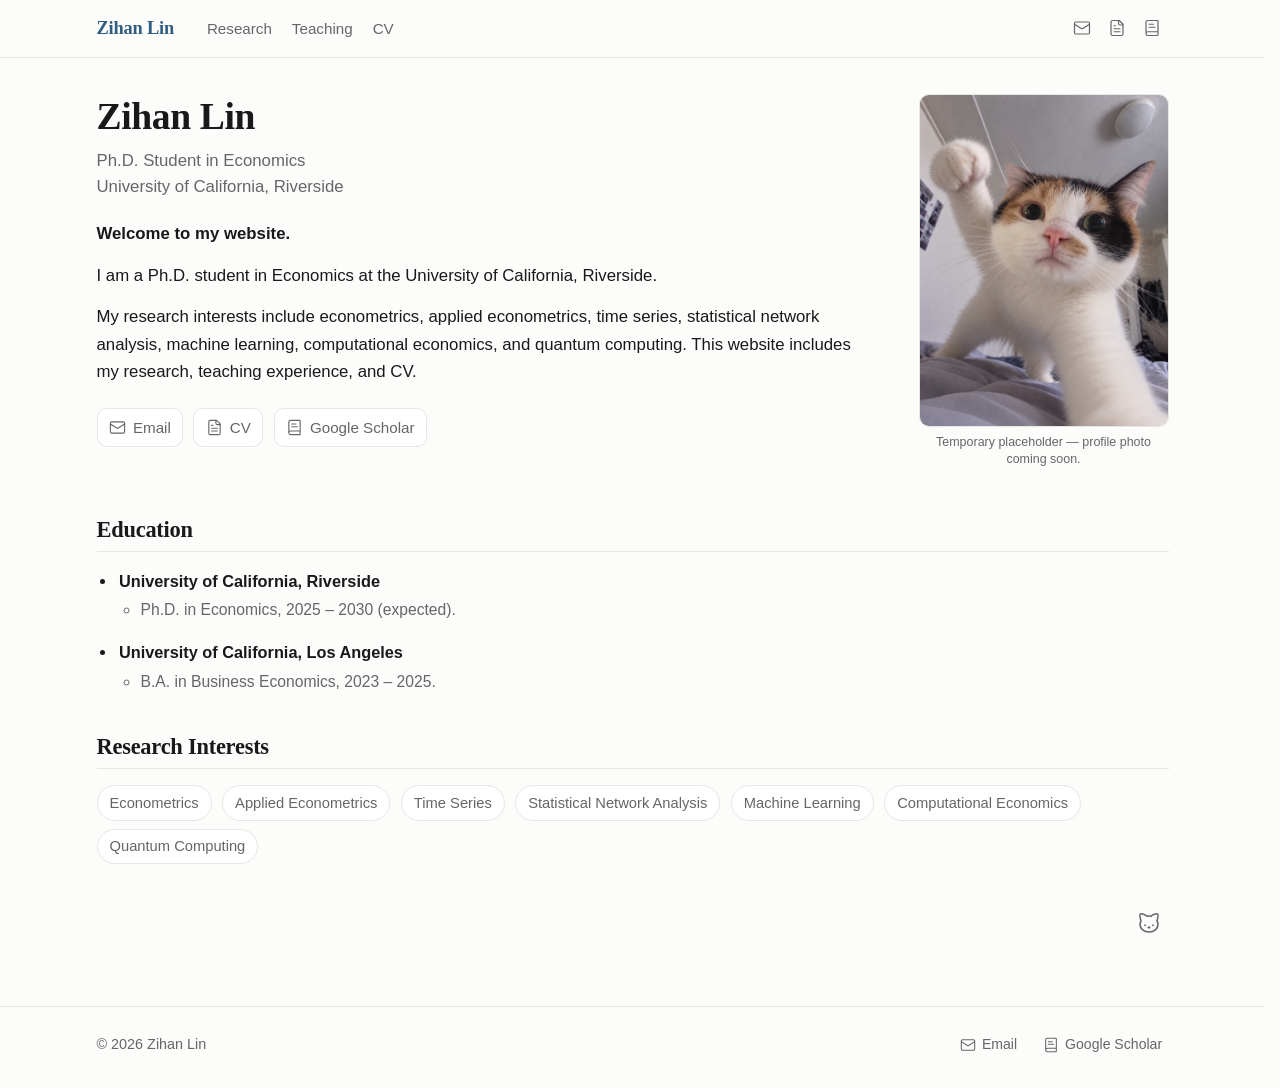
<file: index.html>
<!DOCTYPE html><html lang="en"><head><meta charset="utf-8"><meta name="viewport" content="width=device-width, initial-scale=1"><meta name="generator" content="Astro v7.3.6"><title>Zihan Lin | Economics Ph.D. Student</title><meta name="description" content="Zihan Lin is a Ph.D. student in Economics at the University of California, Riverside. Research interests include econometrics, applied econometrics, time series, statistical network analysis, machine learning, computational economics, and quantum computing."><meta name="author" content="Zihan Lin"><link rel="canonical" href="https://nofateggs.github.io/"><meta property="og:type" content="website"><meta property="og:title" content="Zihan Lin | Economics Ph.D. Student"><meta property="og:description" content="Zihan Lin is a Ph.D. student in Economics at the University of California, Riverside. Research interests include econometrics, applied econometrics, time series, statistical network analysis, machine learning, computational economics, and quantum computing."><meta property="og:url" content="https://nofateggs.github.io/"><meta property="og:site_name" content="Zihan Lin"><meta property="og:locale" content="en_US"><meta name="twitter:card" content="summary"><meta name="twitter:title" content="Zihan Lin | Economics Ph.D. Student"><meta name="twitter:description" content="Zihan Lin is a Ph.D. student in Economics at the University of California, Riverside. Research interests include econometrics, applied econometrics, time series, statistical network analysis, machine learning, computational economics, and quantum computing."><link rel="icon" type="image/svg+xml" href="/favicon.svg"><link rel="icon" href="/favicon.ico"><link rel="stylesheet" href="/_astro/Layout.BebASlsw.css"><style>.academic-links[data-astro-cid-5k6yqd4g]{flex-wrap:wrap;gap:.5rem .65rem;margin:1.35rem 0 0;padding:0;list-style:none;display:flex}.academic-link[data-astro-cid-5k6yqd4g]{color:var(--secondary);border:1px solid var(--border);border-radius:var(--radius-icon);background:var(--surface);transition:color var(--transition), background-color var(--transition), border-color var(--transition), transform var(--transition);align-items:center;gap:.45rem;padding:.4rem .7rem;font-size:.95rem;text-decoration:none;display:inline-flex}.academic-link[data-astro-cid-5k6yqd4g]:hover{color:var(--accent);background:var(--accent-soft);border-color:color-mix(in srgb, var(--accent) 25%, var(--border));transform:translateY(-1px)}.icon[data-astro-cid-5k6yqd4g]{color:inherit;display:inline-flex}.home-page[data-astro-cid-lcdefpme]{flex-direction:column;min-height:calc(100vh - 11.5rem);display:flex}.home-intro[data-astro-cid-lcdefpme]{margin-bottom:.5rem}.intro-layout[data-astro-cid-lcdefpme]{justify-content:space-between;align-items:flex-start;gap:2.5rem 3rem;display:flex}.intro-content[data-astro-cid-lcdefpme]{flex:auto;min-width:0}.intro-text[data-astro-cid-lcdefpme]{margin-bottom:1.25rem}.profile-figure[data-astro-cid-lcdefpme]{flex:none;width:250px;max-width:100%;margin:0}.profile-photo[data-astro-cid-lcdefpme]{border:1px solid var(--border);border-radius:10px;width:100%;height:auto;display:block}.profile-caption[data-astro-cid-lcdefpme]{color:var(--secondary);font-family:var(--font-sans);text-align:center;margin:.45rem 0 0;font-size:.78rem;line-height:1.35}h1[data-astro-cid-lcdefpme]{margin-bottom:.45rem}.affiliation[data-astro-cid-lcdefpme]{color:var(--secondary);margin:0;font-size:1.05rem;line-height:1.55}.bio[data-astro-cid-lcdefpme]{max-width:var(--prose-width);font-size:1.05rem}.bio[data-astro-cid-lcdefpme] p[data-astro-cid-lcdefpme]{margin:0 0 .85rem}.bio[data-astro-cid-lcdefpme] p[data-astro-cid-lcdefpme]:last-child{margin-bottom:0}.welcome[data-astro-cid-lcdefpme]{font-weight:600}.education-list[data-astro-cid-lcdefpme]{flex-direction:column;gap:1.1rem;margin:.35rem 0 0;padding-left:1.25rem;list-style:outside;display:flex}.education-item[data-astro-cid-lcdefpme]{padding-left:.15rem}.institution[data-astro-cid-lcdefpme]{font-size:1.02rem;font-weight:700;line-height:1.4}.degree-list[data-astro-cid-lcdefpme]{margin:.2rem 0 0;padding-left:1.35rem;list-style:circle}.degree[data-astro-cid-lcdefpme]{color:var(--secondary);font-size:.98rem;line-height:1.45}.cats-anchor[data-astro-cid-lcdefpme]{justify-content:flex-end;margin-top:auto;padding-top:2.5rem;display:flex}.cats-link[data-astro-cid-lcdefpme]{width:2.4rem;height:2.4rem;color:var(--secondary);border-radius:var(--radius-icon);transition:color var(--transition), background-color var(--transition);justify-content:center;align-items:center;text-decoration:none;display:inline-flex}.cats-link[data-astro-cid-lcdefpme]:hover{color:var(--accent);background:var(--accent-soft)}@media (width<=720px){.intro-layout[data-astro-cid-lcdefpme]{flex-direction:column;gap:1.5rem}.profile-figure[data-astro-cid-lcdefpme]{order:-1;width:min(220px,70%)}}@media (width<=560px){.education-list[data-astro-cid-lcdefpme]{padding-left:1.15rem}.degree-list[data-astro-cid-lcdefpme]{padding-left:1.2rem}.cats-anchor[data-astro-cid-lcdefpme]{padding-top:2rem}}
</style></head><body><div class="site-shell"><header class="site-header" data-astro-cid-nen7h5rs><div class="header-inner" data-astro-cid-nen7h5rs><a class="brand" href="/" aria-current="page" data-astro-cid-nen7h5rs>Zihan Lin</a><nav class="primary-nav" aria-label="Primary" data-astro-cid-nen7h5rs><ul data-astro-cid-nen7h5rs><li data-astro-cid-nen7h5rs><a href="/research" data-astro-cid-nen7h5rs>Research</a></li><li data-astro-cid-nen7h5rs><a href="/teaching" data-astro-cid-nen7h5rs>Teaching</a></li><li data-astro-cid-nen7h5rs><a href="/cv" data-astro-cid-nen7h5rs>CV</a></li></ul></nav><nav class="icon-nav" aria-label="Academic links" data-astro-cid-nen7h5rs><ul data-astro-cid-nen7h5rs><li data-astro-cid-nen7h5rs><a href="mailto:zlin169@ucr.edu" class="icon-link" aria-label="Email" title="Email" data-astro-cid-nen7h5rs><svg xmlns="http://www.w3.org/2000/svg" width="18" height="18" viewBox="0 0 24 24" fill="none" stroke="currentColor" stroke-width="1.6" stroke-linecap="round" stroke-linejoin="round" aria-hidden="true" data-astro-cid-nen7h5rs><rect width="20" height="16" x="2" y="4" rx="2" data-astro-cid-nen7h5rs></rect><path d="m22 7-8.97 5.7a1.94 1.94 0 0 1-2.06 0L2 7" data-astro-cid-nen7h5rs></path></svg></a></li><li data-astro-cid-nen7h5rs><a href="/files/cv.pdf" class="icon-link" aria-label="CV" title="CV" target="_blank" rel="noopener noreferrer" data-astro-cid-nen7h5rs><svg xmlns="http://www.w3.org/2000/svg" width="18" height="18" viewBox="0 0 24 24" fill="none" stroke="currentColor" stroke-width="1.6" stroke-linecap="round" stroke-linejoin="round" aria-hidden="true" data-astro-cid-nen7h5rs><path d="M15 2H6a2 2 0 0 0-2 2v16a2 2 0 0 0 2 2h12a2 2 0 0 0 2-2V7Z" data-astro-cid-nen7h5rs></path><path d="M14 2v4a2 2 0 0 0 2 2h4" data-astro-cid-nen7h5rs></path><path d="M10 9H8" data-astro-cid-nen7h5rs></path><path d="M16 13H8" data-astro-cid-nen7h5rs></path><path d="M16 17H8" data-astro-cid-nen7h5rs></path></svg></a></li><li data-astro-cid-nen7h5rs><a href="https://scholar.google.com/citations?user=Ic9rxrEAAAAJ&amp;hl=zh-CN" class="icon-link" aria-label="Google Scholar" title="Google Scholar" target="_blank" rel="noopener noreferrer" data-astro-cid-nen7h5rs><svg xmlns="http://www.w3.org/2000/svg" width="18" height="18" viewBox="0 0 24 24" fill="none" stroke="currentColor" stroke-width="1.6" stroke-linecap="round" stroke-linejoin="round" aria-hidden="true" data-astro-cid-nen7h5rs><path d="M4 19.5v-15A2.5 2.5 0 0 1 6.5 2H19a1 1 0 0 1 1 1v18a1 1 0 0 1-1 1H6.5a1 1 0 0 1 0-5H20" data-astro-cid-nen7h5rs></path><path d="M8 7h6" data-astro-cid-nen7h5rs></path><path d="M8 11h8" data-astro-cid-nen7h5rs></path></svg></a></li></ul></nav></div></header><main class="site-main" id="main"><div class="home-page" data-astro-cid-lcdefpme><section class="home-intro" aria-labelledby="home-name" data-astro-cid-lcdefpme><div class="intro-layout" data-astro-cid-lcdefpme><div class="intro-content" data-astro-cid-lcdefpme><div class="intro-text" data-astro-cid-lcdefpme><h1 id="home-name" data-astro-cid-lcdefpme>Zihan Lin</h1><p class="affiliation" data-astro-cid-lcdefpme>Ph.D. Student in Economics<br data-astro-cid-lcdefpme>University of California, Riverside</p></div><div class="bio" data-astro-cid-lcdefpme><p class="welcome" data-astro-cid-lcdefpme>Welcome to my website.</p><p data-astro-cid-lcdefpme>I am a Ph.D. student in Economics at the University of California, Riverside.</p><p data-astro-cid-lcdefpme>My research interests include econometrics, applied econometrics, time series, statistical network analysis, machine learning, computational economics, and quantum computing. This website includes my research, teaching experience, and CV.</p></div><ul class="academic-links" data-astro-cid-5k6yqd4g><li data-astro-cid-5k6yqd4g><a href="mailto:zlin169@ucr.edu" class="academic-link" data-astro-cid-5k6yqd4g><span class="icon" aria-hidden="true" data-astro-cid-5k6yqd4g><svg xmlns="http://www.w3.org/2000/svg" width="17" height="17" viewBox="0 0 24 24" fill="none" stroke="currentColor" stroke-width="1.6" stroke-linecap="round" stroke-linejoin="round" data-astro-cid-5k6yqd4g><rect width="20" height="16" x="2" y="4" rx="2" data-astro-cid-5k6yqd4g></rect><path d="m22 7-8.97 5.7a1.94 1.94 0 0 1-2.06 0L2 7" data-astro-cid-5k6yqd4g></path></svg></span><span data-astro-cid-5k6yqd4g>Email</span></a></li><li data-astro-cid-5k6yqd4g><a href="/files/cv.pdf" class="academic-link" target="_blank" rel="noopener noreferrer" data-astro-cid-5k6yqd4g><span class="icon" aria-hidden="true" data-astro-cid-5k6yqd4g><svg xmlns="http://www.w3.org/2000/svg" width="17" height="17" viewBox="0 0 24 24" fill="none" stroke="currentColor" stroke-width="1.6" stroke-linecap="round" stroke-linejoin="round" data-astro-cid-5k6yqd4g><path d="M15 2H6a2 2 0 0 0-2 2v16a2 2 0 0 0 2 2h12a2 2 0 0 0 2-2V7Z" data-astro-cid-5k6yqd4g></path><path d="M14 2v4a2 2 0 0 0 2 2h4" data-astro-cid-5k6yqd4g></path><path d="M10 9H8" data-astro-cid-5k6yqd4g></path><path d="M16 13H8" data-astro-cid-5k6yqd4g></path><path d="M16 17H8" data-astro-cid-5k6yqd4g></path></svg></span><span data-astro-cid-5k6yqd4g>CV</span></a></li><li data-astro-cid-5k6yqd4g><a href="https://scholar.google.com/citations?user=Ic9rxrEAAAAJ&amp;hl=zh-CN" class="academic-link" target="_blank" rel="noopener noreferrer" data-astro-cid-5k6yqd4g><span class="icon" aria-hidden="true" data-astro-cid-5k6yqd4g><svg xmlns="http://www.w3.org/2000/svg" width="17" height="17" viewBox="0 0 24 24" fill="none" stroke="currentColor" stroke-width="1.6" stroke-linecap="round" stroke-linejoin="round" data-astro-cid-5k6yqd4g><path d="M4 19.5v-15A2.5 2.5 0 0 1 6.5 2H19a1 1 0 0 1 1 1v18a1 1 0 0 1-1 1H6.5a1 1 0 0 1 0-5H20" data-astro-cid-5k6yqd4g></path><path d="M8 7h6" data-astro-cid-5k6yqd4g></path><path d="M8 11h8" data-astro-cid-5k6yqd4g></path></svg></span><span data-astro-cid-5k6yqd4g>Google Scholar</span></a></li></ul></div><figure class="profile-figure" data-astro-cid-lcdefpme><img class="profile-photo" src="/images/profile.jpg" alt="Portrait of Zihan Lin" width="250" decoding="async" data-astro-cid-lcdefpme><figcaption class="profile-caption" data-astro-cid-lcdefpme>Temporary placeholder — profile photo coming soon.</figcaption></figure></div></section><section class="education" aria-labelledby="education-heading" data-astro-cid-lcdefpme><h2 id="education-heading" data-astro-cid-lcdefpme>Education</h2><ul class="education-list" data-astro-cid-lcdefpme><li class="education-item" data-astro-cid-lcdefpme><span class="institution" data-astro-cid-lcdefpme>University of California, Riverside</span><ul class="degree-list" data-astro-cid-lcdefpme><li class="degree" data-astro-cid-lcdefpme>Ph.D. in Economics, 2025 – 2030 (expected).</li></ul></li><li class="education-item" data-astro-cid-lcdefpme><span class="institution" data-astro-cid-lcdefpme>University of California, Los Angeles</span><ul class="degree-list" data-astro-cid-lcdefpme><li class="degree" data-astro-cid-lcdefpme>B.A. in Business Economics, 2023 – 2025.</li></ul></li></ul></section><section aria-labelledby="interests-heading" data-astro-cid-lcdefpme><h2 id="interests-heading" data-astro-cid-lcdefpme>Research Interests</h2><ul class="interest-list" data-astro-cid-lcdefpme><li data-astro-cid-lcdefpme>Econometrics</li><li data-astro-cid-lcdefpme>Applied Econometrics</li><li data-astro-cid-lcdefpme>Time Series</li><li data-astro-cid-lcdefpme>Statistical Network Analysis</li><li data-astro-cid-lcdefpme>Machine Learning</li><li data-astro-cid-lcdefpme>Computational Economics</li><li data-astro-cid-lcdefpme>Quantum Computing</li></ul></section><div class="cats-anchor" data-astro-cid-lcdefpme><a href="/cats" class="cats-link" aria-label="Cats" title="Cats" data-astro-cid-lcdefpme><svg xmlns="http://www.w3.org/2000/svg" width="24" height="24" viewBox="0 0 24 24" fill="none" stroke="currentColor" stroke-width="1.6" stroke-linecap="round" stroke-linejoin="round" aria-hidden="true" data-astro-cid-lcdefpme><path d="M12 5c.67 0 1.35.09 2 .26 1.78-2 5.03-2.84 6.42-2.26 1.4.58-.42 7-.42 7 .57 1.07 1 2.24 1 3.44C21 17.9 16.97 21 12 21s-9-3.1-9-7.56c0-1.25.5-2.4 1-3.44 0 0-1.89-6.42-.5-7 1.39-.58 4.72.23 6.5 2.23A9.04 9.04 0 0 1 12 5Z" data-astro-cid-lcdefpme></path><path d="M8 14v.5" data-astro-cid-lcdefpme></path><path d="M16 14v.5" data-astro-cid-lcdefpme></path><path d="M11.25 16.25h1.5L12 17l-.75-.75Z" data-astro-cid-lcdefpme></path></svg></a></div></div></main><footer class="site-footer" data-astro-cid-jo6i4kqk><div class="footer-inner" data-astro-cid-jo6i4kqk><p class="copyright" data-astro-cid-jo6i4kqk>© 2026 Zihan Lin</p><nav class="footer-links" aria-label="Footer links" data-astro-cid-jo6i4kqk><a href="mailto:zlin169@ucr.edu" aria-label="Email" data-astro-cid-jo6i4kqk><svg xmlns="http://www.w3.org/2000/svg" width="16" height="16" viewBox="0 0 24 24" fill="none" stroke="currentColor" stroke-width="1.6" stroke-linecap="round" stroke-linejoin="round" aria-hidden="true" data-astro-cid-jo6i4kqk><rect width="20" height="16" x="2" y="4" rx="2" data-astro-cid-jo6i4kqk></rect><path d="m22 7-8.97 5.7a1.94 1.94 0 0 1-2.06 0L2 7" data-astro-cid-jo6i4kqk></path></svg><span data-astro-cid-jo6i4kqk>Email</span></a><a href="https://scholar.google.com/citations?user=Ic9rxrEAAAAJ&amp;hl=zh-CN" target="_blank" rel="noopener noreferrer" aria-label="Google Scholar" data-astro-cid-jo6i4kqk><svg xmlns="http://www.w3.org/2000/svg" width="16" height="16" viewBox="0 0 24 24" fill="none" stroke="currentColor" stroke-width="1.6" stroke-linecap="round" stroke-linejoin="round" aria-hidden="true" data-astro-cid-jo6i4kqk><path d="M4 19.5v-15A2.5 2.5 0 0 1 6.5 2H19a1 1 0 0 1 1 1v18a1 1 0 0 1-1 1H6.5a1 1 0 0 1 0-5H20" data-astro-cid-jo6i4kqk></path><path d="M8 7h6" data-astro-cid-jo6i4kqk></path><path d="M8 11h8" data-astro-cid-jo6i4kqk></path></svg><span data-astro-cid-jo6i4kqk>Google Scholar</span></a></nav></div></footer></div></body></html>
</file>
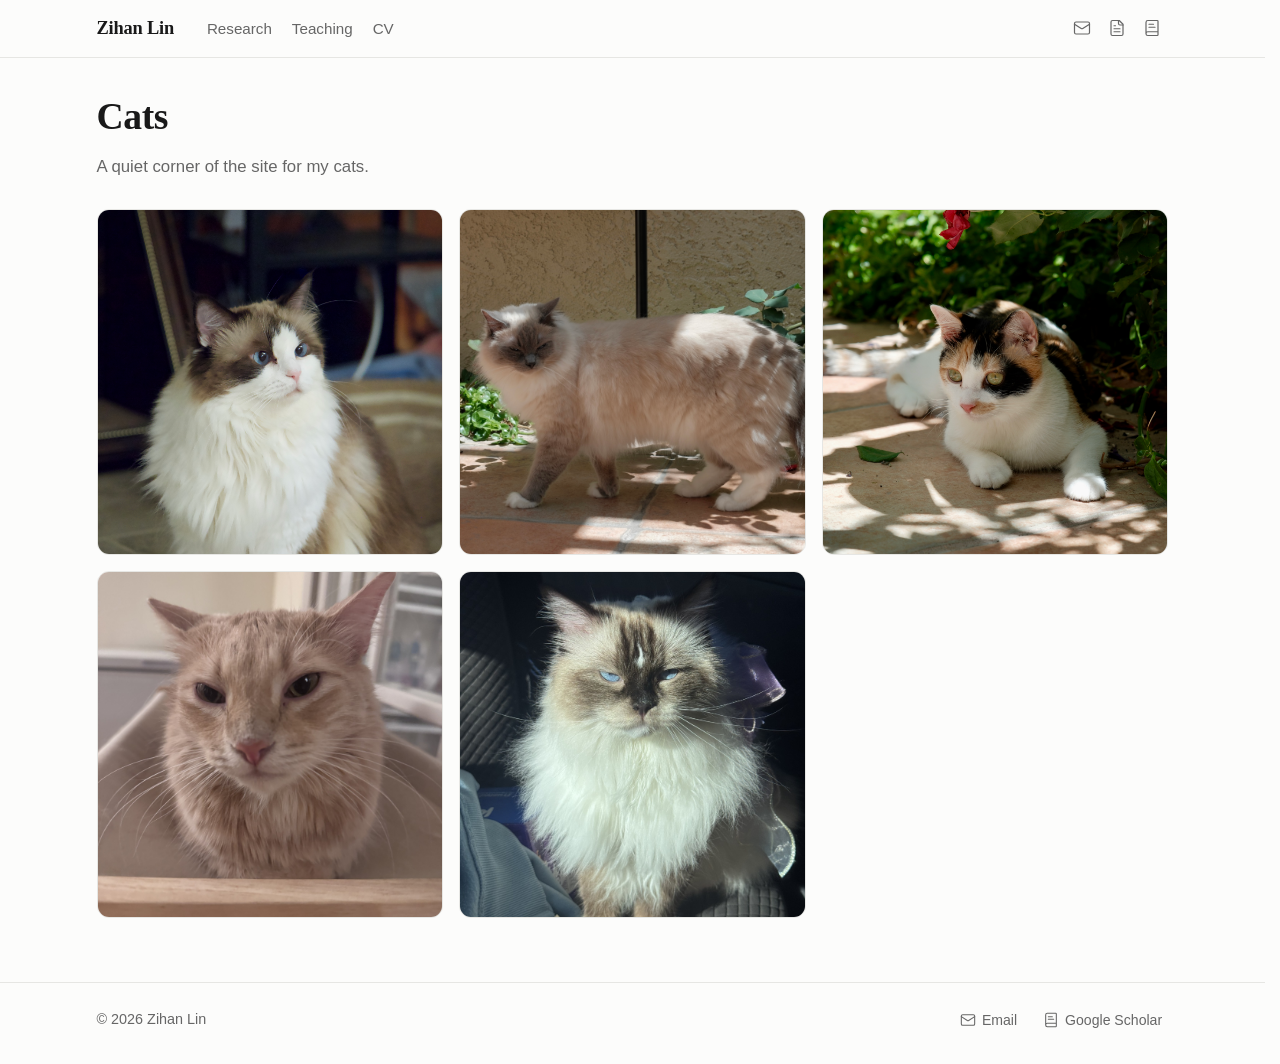
<file: cats/index.html>
<!DOCTYPE html><html lang="en"><head><meta charset="utf-8"><meta name="viewport" content="width=device-width, initial-scale=1"><meta name="generator" content="Astro v7.3.6"><title>Cats | Zihan Lin</title><meta name="description" content="Photos of Zihan Lin's cats."><meta name="author" content="Zihan Lin"><link rel="canonical" href="https://nofateggs.github.io/cats/"><meta property="og:type" content="website"><meta property="og:title" content="Cats | Zihan Lin"><meta property="og:description" content="Photos of Zihan Lin's cats."><meta property="og:url" content="https://nofateggs.github.io/cats/"><meta property="og:site_name" content="Zihan Lin"><meta property="og:locale" content="en_US"><meta name="twitter:card" content="summary"><meta name="twitter:title" content="Cats | Zihan Lin"><meta name="twitter:description" content="Photos of Zihan Lin's cats."><link rel="icon" type="image/svg+xml" href="/favicon.svg"><link rel="icon" href="/favicon.ico"><link rel="stylesheet" href="/_astro/Layout.BebASlsw.css"><style>.gallery[data-astro-cid-mbtcwzd6]{grid-template-columns:repeat(3,minmax(0,1fr));gap:1rem;margin-top:1.75rem;display:grid}.gallery-item[data-astro-cid-mbtcwzd6]{margin:0}.photo-trigger[data-astro-cid-mbtcwzd6]{border:1px solid var(--border);background:var(--surface);cursor:zoom-in;aspect-ratio:1;width:100%;transition:opacity var(--transition), transform var(--transition), border-color var(--transition);border-radius:12px;padding:0;display:block;overflow:hidden}.photo-trigger[data-astro-cid-mbtcwzd6]:hover{opacity:.92;border-color:color-mix(in srgb, var(--accent) 20%, var(--border));transform:scale(1.015)}.photo-trigger[data-astro-cid-mbtcwzd6]:focus-visible{outline:2px solid var(--focus);outline-offset:3px}.photo-trigger[data-astro-cid-mbtcwzd6] img[data-astro-cid-mbtcwzd6]{object-fit:cover;width:100%;height:100%;display:block}figcaption[data-astro-cid-mbtcwzd6]{color:var(--secondary);margin-top:.45rem;font-size:.88rem;line-height:1.4}.photo-name[data-astro-cid-mbtcwzd6]{color:var(--text);font-weight:500}.lightbox[data-astro-cid-mbtcwzd6][hidden]{display:none}.lightbox[data-astro-cid-mbtcwzd6]{z-index:80;place-items:center;padding:1.25rem;display:grid;position:fixed;inset:0}.lightbox-backdrop[data-astro-cid-mbtcwzd6]{cursor:pointer;background:#191919b8;border:0;padding:0;position:absolute;inset:0}.lightbox-panel[data-astro-cid-mbtcwzd6]{z-index:1;flex-direction:column;align-items:center;gap:.65rem;max-width:min(960px,100%);max-height:min(88vh,100%);display:flex;position:relative}.lightbox-image[data-astro-cid-mbtcwzd6]{object-fit:contain;background:var(--surface);border-radius:12px;width:auto;max-width:100%;height:auto;max-height:calc(88vh - 2.5rem)}.lightbox-caption[data-astro-cid-mbtcwzd6]{color:#f2f2f0;text-align:center;margin:0;font-size:.92rem}.lightbox-close[data-astro-cid-mbtcwzd6]{z-index:2;border-radius:var(--radius-icon);color:#f7f7f5;cursor:pointer;width:2.1rem;height:2.1rem;transition:background-color var(--transition), transform var(--transition);background:#1919198c;border:1px solid #ffffff40;justify-content:center;align-items:center;display:inline-flex;position:absolute;top:-.35rem;right:-.35rem}.lightbox-close[data-astro-cid-mbtcwzd6]:hover{background:#191919bf;transform:translateY(-1px)}.lightbox-close[data-astro-cid-mbtcwzd6]:focus-visible{outline-offset:2px;outline:2px solid #fff}@media (width<=900px){.gallery[data-astro-cid-mbtcwzd6]{grid-template-columns:repeat(2,minmax(0,1fr))}}@media (width<=480px){.gallery[data-astro-cid-mbtcwzd6]{grid-template-columns:1fr;gap:.85rem}}
</style></head><body><div class="site-shell"><header class="site-header" data-astro-cid-nen7h5rs><div class="header-inner" data-astro-cid-nen7h5rs><a class="brand" href="/" data-astro-cid-nen7h5rs>Zihan Lin</a><nav class="primary-nav" aria-label="Primary" data-astro-cid-nen7h5rs><ul data-astro-cid-nen7h5rs><li data-astro-cid-nen7h5rs><a href="/research" data-astro-cid-nen7h5rs>Research</a></li><li data-astro-cid-nen7h5rs><a href="/teaching" data-astro-cid-nen7h5rs>Teaching</a></li><li data-astro-cid-nen7h5rs><a href="/cv" data-astro-cid-nen7h5rs>CV</a></li></ul></nav><nav class="icon-nav" aria-label="Academic links" data-astro-cid-nen7h5rs><ul data-astro-cid-nen7h5rs><li data-astro-cid-nen7h5rs><a href="mailto:zlin169@ucr.edu" class="icon-link" aria-label="Email" title="Email" data-astro-cid-nen7h5rs><svg xmlns="http://www.w3.org/2000/svg" width="18" height="18" viewBox="0 0 24 24" fill="none" stroke="currentColor" stroke-width="1.6" stroke-linecap="round" stroke-linejoin="round" aria-hidden="true" data-astro-cid-nen7h5rs><rect width="20" height="16" x="2" y="4" rx="2" data-astro-cid-nen7h5rs></rect><path d="m22 7-8.97 5.7a1.94 1.94 0 0 1-2.06 0L2 7" data-astro-cid-nen7h5rs></path></svg></a></li><li data-astro-cid-nen7h5rs><a href="/files/cv.pdf" class="icon-link" aria-label="CV" title="CV" target="_blank" rel="noopener noreferrer" data-astro-cid-nen7h5rs><svg xmlns="http://www.w3.org/2000/svg" width="18" height="18" viewBox="0 0 24 24" fill="none" stroke="currentColor" stroke-width="1.6" stroke-linecap="round" stroke-linejoin="round" aria-hidden="true" data-astro-cid-nen7h5rs><path d="M15 2H6a2 2 0 0 0-2 2v16a2 2 0 0 0 2 2h12a2 2 0 0 0 2-2V7Z" data-astro-cid-nen7h5rs></path><path d="M14 2v4a2 2 0 0 0 2 2h4" data-astro-cid-nen7h5rs></path><path d="M10 9H8" data-astro-cid-nen7h5rs></path><path d="M16 13H8" data-astro-cid-nen7h5rs></path><path d="M16 17H8" data-astro-cid-nen7h5rs></path></svg></a></li><li data-astro-cid-nen7h5rs><a href="https://scholar.google.com/citations?user=Ic9rxrEAAAAJ&amp;hl=zh-CN" class="icon-link" aria-label="Google Scholar" title="Google Scholar" target="_blank" rel="noopener noreferrer" data-astro-cid-nen7h5rs><svg xmlns="http://www.w3.org/2000/svg" width="18" height="18" viewBox="0 0 24 24" fill="none" stroke="currentColor" stroke-width="1.6" stroke-linecap="round" stroke-linejoin="round" aria-hidden="true" data-astro-cid-nen7h5rs><path d="M4 19.5v-15A2.5 2.5 0 0 1 6.5 2H19a1 1 0 0 1 1 1v18a1 1 0 0 1-1 1H6.5a1 1 0 0 1 0-5H20" data-astro-cid-nen7h5rs></path><path d="M8 7h6" data-astro-cid-nen7h5rs></path><path d="M8 11h8" data-astro-cid-nen7h5rs></path></svg></a></li></ul></nav></div></header><main class="site-main" id="main"><header class="page-intro" data-astro-cid-mbtcwzd6><h1 data-astro-cid-mbtcwzd6>Cats</h1><p class="lede" data-astro-cid-mbtcwzd6>A quiet corner of the site for my cats.</p></header><section class="gallery" aria-label="Cat photos" data-astro-cid-mbtcwzd6><figure class="gallery-item" data-astro-cid-mbtcwzd6><button type="button" class="photo-trigger" data-lightbox-src="/images/cats/DSCF7585.JPEG" data-lightbox-alt="Cat" data-lightbox-caption aria-label="View larger: Cat" data-astro-cid-mbtcwzd6><img src="/images/cats/DSCF7585.JPEG" alt="Cat" loading="eager" decoding="async" data-astro-cid-mbtcwzd6></button></figure><figure class="gallery-item" data-astro-cid-mbtcwzd6><button type="button" class="photo-trigger" data-lightbox-src="/images/cats/DSCF9870.jpg" data-lightbox-alt="Cat" data-lightbox-caption aria-label="View larger: Cat" data-astro-cid-mbtcwzd6><img src="/images/cats/DSCF9870.jpg" alt="Cat" loading="eager" decoding="async" data-astro-cid-mbtcwzd6></button></figure><figure class="gallery-item" data-astro-cid-mbtcwzd6><button type="button" class="photo-trigger" data-lightbox-src="/images/cats/DSCF9951.jpg" data-lightbox-alt="Cat" data-lightbox-caption aria-label="View larger: Cat" data-astro-cid-mbtcwzd6><img src="/images/cats/DSCF9951.jpg" alt="Cat" loading="eager" decoding="async" data-astro-cid-mbtcwzd6></button></figure><figure class="gallery-item" data-astro-cid-mbtcwzd6><button type="button" class="photo-trigger" data-lightbox-src="/images/cats/IMG_1801.jpg" data-lightbox-alt="Cat" data-lightbox-caption aria-label="View larger: Cat" data-astro-cid-mbtcwzd6><img src="/images/cats/IMG_1801.jpg" alt="Cat" loading="lazy" decoding="async" data-astro-cid-mbtcwzd6></button></figure><figure class="gallery-item" data-astro-cid-mbtcwzd6><button type="button" class="photo-trigger" data-lightbox-src="/images/cats/IMG_9660.jpg" data-lightbox-alt="Cat" data-lightbox-caption aria-label="View larger: Cat" data-astro-cid-mbtcwzd6><img src="/images/cats/IMG_9660.jpg" alt="Cat" loading="lazy" decoding="async" data-astro-cid-mbtcwzd6></button></figure></section><div class="lightbox" id="lightbox" hidden role="dialog" aria-modal="true" aria-label="Enlarged photo" data-astro-cid-mbtcwzd6><button type="button" class="lightbox-backdrop" aria-label="Close photo" data-astro-cid-mbtcwzd6></button><div class="lightbox-panel" data-astro-cid-mbtcwzd6><button type="button" class="lightbox-close" aria-label="Close" data-astro-cid-mbtcwzd6><svg xmlns="http://www.w3.org/2000/svg" width="18" height="18" viewBox="0 0 24 24" fill="none" stroke="currentColor" stroke-width="1.6" stroke-linecap="round" stroke-linejoin="round" aria-hidden="true" data-astro-cid-mbtcwzd6><path d="M18 6 6 18" data-astro-cid-mbtcwzd6></path><path d="m6 6 12 12" data-astro-cid-mbtcwzd6></path></svg></button><img class="lightbox-image" alt="" data-astro-cid-mbtcwzd6><p class="lightbox-caption" hidden data-astro-cid-mbtcwzd6></p></div></div></main><footer class="site-footer" data-astro-cid-jo6i4kqk><div class="footer-inner" data-astro-cid-jo6i4kqk><p class="copyright" data-astro-cid-jo6i4kqk>© 2026 Zihan Lin</p><nav class="footer-links" aria-label="Footer links" data-astro-cid-jo6i4kqk><a href="mailto:zlin169@ucr.edu" aria-label="Email" data-astro-cid-jo6i4kqk><svg xmlns="http://www.w3.org/2000/svg" width="16" height="16" viewBox="0 0 24 24" fill="none" stroke="currentColor" stroke-width="1.6" stroke-linecap="round" stroke-linejoin="round" aria-hidden="true" data-astro-cid-jo6i4kqk><rect width="20" height="16" x="2" y="4" rx="2" data-astro-cid-jo6i4kqk></rect><path d="m22 7-8.97 5.7a1.94 1.94 0 0 1-2.06 0L2 7" data-astro-cid-jo6i4kqk></path></svg><span data-astro-cid-jo6i4kqk>Email</span></a><a href="https://scholar.google.com/citations?user=Ic9rxrEAAAAJ&amp;hl=zh-CN" target="_blank" rel="noopener noreferrer" aria-label="Google Scholar" data-astro-cid-jo6i4kqk><svg xmlns="http://www.w3.org/2000/svg" width="16" height="16" viewBox="0 0 24 24" fill="none" stroke="currentColor" stroke-width="1.6" stroke-linecap="round" stroke-linejoin="round" aria-hidden="true" data-astro-cid-jo6i4kqk><path d="M4 19.5v-15A2.5 2.5 0 0 1 6.5 2H19a1 1 0 0 1 1 1v18a1 1 0 0 1-1 1H6.5a1 1 0 0 1 0-5H20" data-astro-cid-jo6i4kqk></path><path d="M8 7h6" data-astro-cid-jo6i4kqk></path><path d="M8 11h8" data-astro-cid-jo6i4kqk></path></svg><span data-astro-cid-jo6i4kqk>Google Scholar</span></a></nav></div></footer></div></body></html><script type="module">var e=document.getElementById(`lightbox`),t=e?.querySelector(`.lightbox-image`),n=e?.querySelector(`.lightbox-caption`),r=e?.querySelectorAll(`.lightbox-close, .lightbox-backdrop`),i=null;function a(r,a,o){e&&t&&n&&(i=document.activeElement,t.src=r,t.alt=a,o?(n.textContent=o,n.hidden=!1):(n.textContent=``,n.hidden=!0),e.hidden=!1,document.body.style.overflow=`hidden`,e.querySelector(`.lightbox-close`)?.focus())}function o(){e&&t&&!e.hidden&&(e.hidden=!0,t.removeAttribute(`src`),t.alt=``,document.body.style.overflow=``,i?.focus())}document.querySelectorAll(`.photo-trigger`).forEach(e=>{e.addEventListener(`click`,()=>{a(e.dataset.lightboxSrc??``,e.dataset.lightboxAlt??``,e.dataset.lightboxCaption??``)})}),r?.forEach(e=>{e.addEventListener(`click`,o)}),document.addEventListener(`keydown`,e=>{e.key===`Escape`&&o()});</script>
</file>
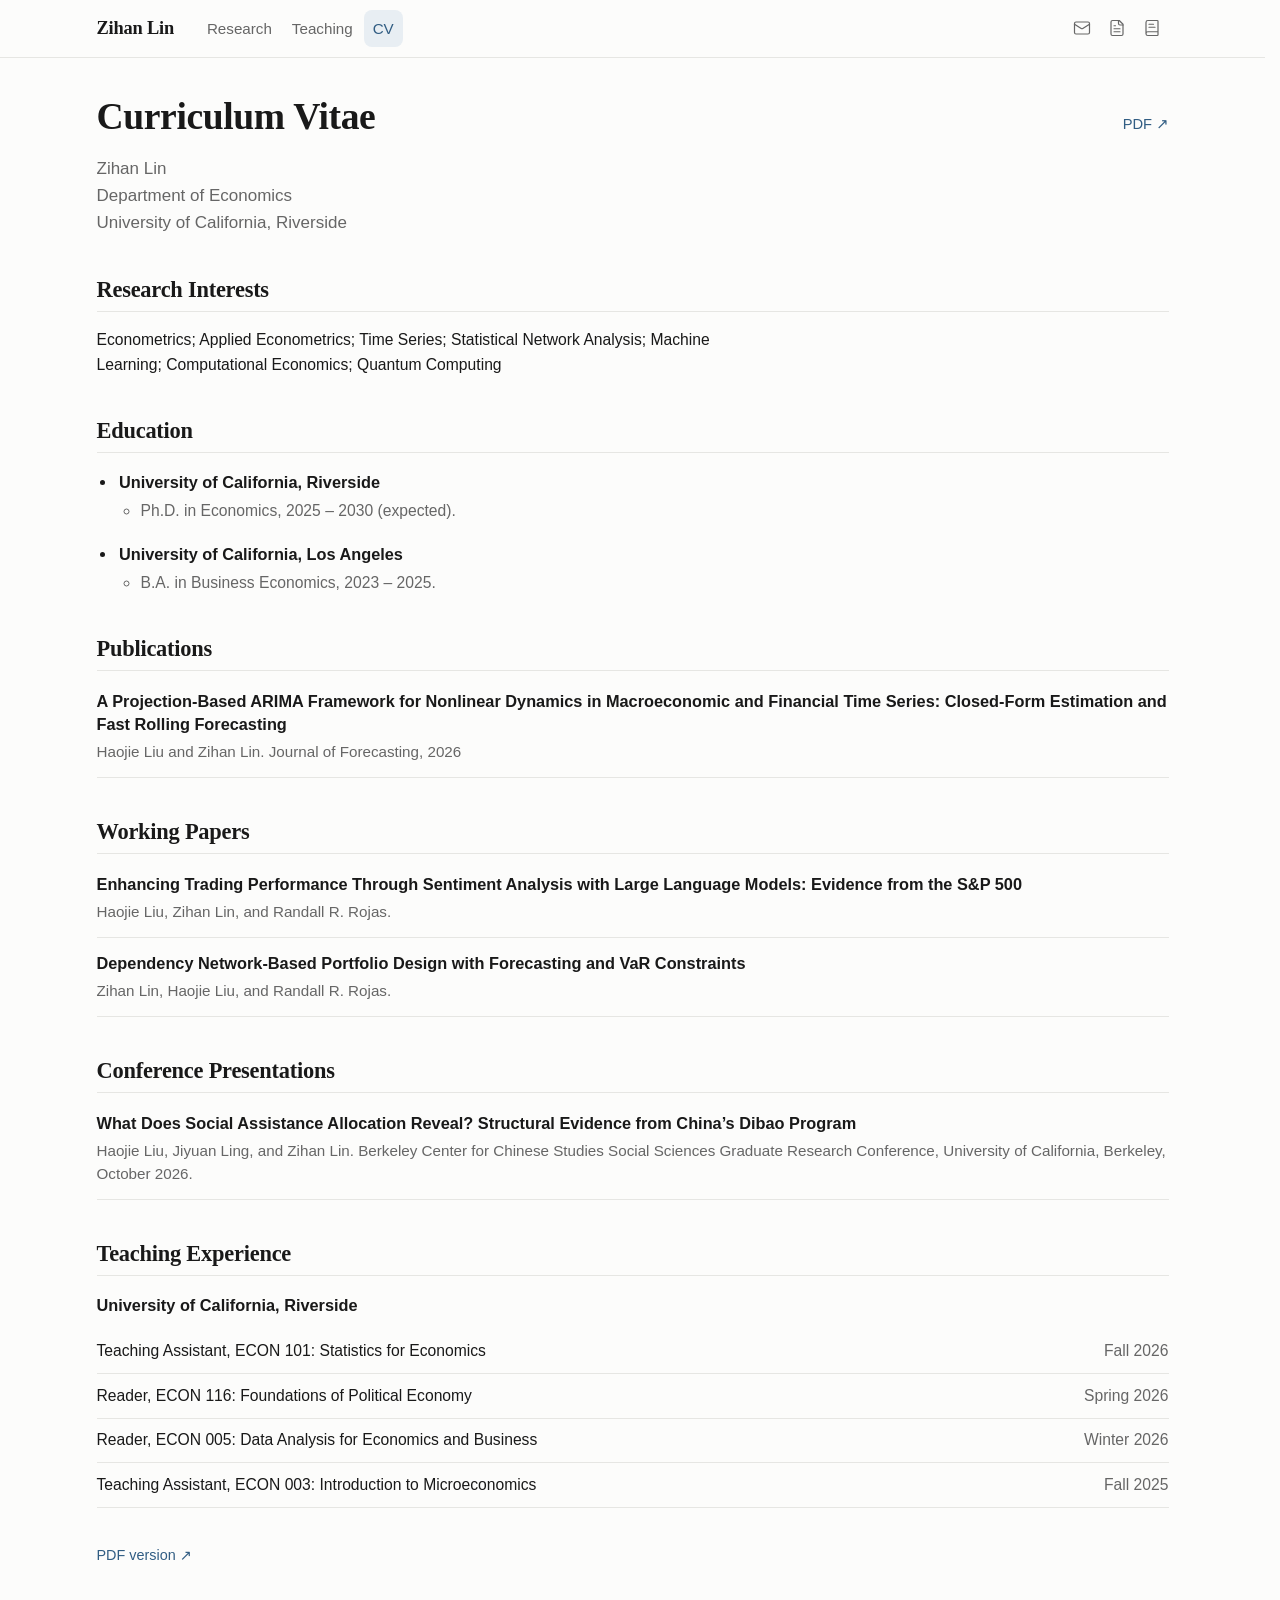
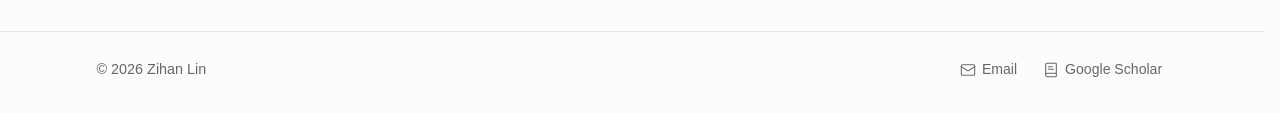
<file: cv/index.html>
<!DOCTYPE html><html lang="en"><head><meta charset="utf-8"><meta name="viewport" content="width=device-width, initial-scale=1"><meta name="generator" content="Astro v7.3.6"><title>Curriculum Vitae | Zihan Lin</title><meta name="description" content="Curriculum vitae of Zihan Lin, Ph.D. Student in Economics at University of California, Riverside."><meta name="author" content="Zihan Lin"><link rel="canonical" href="https://nofateggs.github.io/cv/"><meta property="og:type" content="website"><meta property="og:title" content="Curriculum Vitae | Zihan Lin"><meta property="og:description" content="Curriculum vitae of Zihan Lin, Ph.D. Student in Economics at University of California, Riverside."><meta property="og:url" content="https://nofateggs.github.io/cv/"><meta property="og:site_name" content="Zihan Lin"><meta property="og:locale" content="en_US"><meta name="twitter:card" content="summary"><meta name="twitter:title" content="Curriculum Vitae | Zihan Lin"><meta name="twitter:description" content="Curriculum vitae of Zihan Lin, Ph.D. Student in Economics at University of California, Riverside."><link rel="icon" type="image/svg+xml" href="/favicon.svg"><link rel="icon" href="/favicon.ico"><link rel="stylesheet" href="/_astro/Layout.BebASlsw.css"><style>.title-row[data-astro-cid-uue4a3aj]{flex-wrap:wrap;justify-content:space-between;align-items:baseline;gap:1rem;display:flex}.title-row[data-astro-cid-uue4a3aj] h1[data-astro-cid-uue4a3aj]{margin-bottom:0}.pdf-link[data-astro-cid-uue4a3aj]{white-space:nowrap;font-size:.92rem;font-weight:500;text-decoration:none}.pdf-link[data-astro-cid-uue4a3aj]:hover{text-decoration:underline}.affiliation[data-astro-cid-uue4a3aj]{color:var(--secondary);margin:.85rem 0 0;line-height:1.6}.interests-line[data-astro-cid-uue4a3aj]{max-width:42rem;color:var(--text);margin:.35rem 0 0;font-size:.98rem;line-height:1.55}.education-list[data-astro-cid-uue4a3aj]{flex-direction:column;gap:1.1rem;margin:.35rem 0 0;padding-left:1.25rem;list-style:outside;display:flex}.education-item[data-astro-cid-uue4a3aj]{padding-left:.15rem}.institution[data-astro-cid-uue4a3aj]{font-size:1.02rem;font-weight:700;line-height:1.4}.degree-list[data-astro-cid-uue4a3aj]{margin:.2rem 0 0;padding-left:1.35rem;list-style:circle}.degree[data-astro-cid-uue4a3aj]{color:var(--secondary);font-size:.98rem;line-height:1.45}.paper-list[data-astro-cid-uue4a3aj],.teaching-list[data-astro-cid-uue4a3aj]{margin:.35rem 0 0;padding:0;list-style:none}.paper-item[data-astro-cid-uue4a3aj]{border-bottom:1px solid var(--border);padding:.85rem 0}.paper-item[data-astro-cid-uue4a3aj]:first-child{padding-top:.2rem}.paper-title[data-astro-cid-uue4a3aj]{margin:0 0 .3rem;font-size:1.02rem;font-weight:600;line-height:1.4}.paper-meta[data-astro-cid-uue4a3aj]{color:var(--secondary);margin:0;font-size:.95rem;line-height:1.5}.teaching-institution[data-astro-cid-uue4a3aj]{margin:.35rem 0 .65rem;font-size:1.02rem;font-weight:600}.teaching-item[data-astro-cid-uue4a3aj]{border-bottom:1px solid var(--border);justify-content:space-between;align-items:baseline;gap:1rem 1.5rem;padding:.65rem 0;display:flex}.teaching-role[data-astro-cid-uue4a3aj],.teaching-term[data-astro-cid-uue4a3aj]{margin:0;font-size:.98rem;line-height:1.45}.teaching-term[data-astro-cid-uue4a3aj]{color:var(--secondary);white-space:nowrap}.pdf-footnote[data-astro-cid-uue4a3aj]{margin:2.25rem 0 0;font-size:.9rem}.pdf-footnote[data-astro-cid-uue4a3aj] a[data-astro-cid-uue4a3aj]{text-decoration:none}.pdf-footnote[data-astro-cid-uue4a3aj] a[data-astro-cid-uue4a3aj]:hover{text-decoration:underline}@media (width<=560px){.education-list[data-astro-cid-uue4a3aj]{padding-left:1.15rem}.degree-list[data-astro-cid-uue4a3aj]{padding-left:1.2rem}.teaching-item[data-astro-cid-uue4a3aj]{flex-direction:column;align-items:flex-start;gap:.15rem}.teaching-term[data-astro-cid-uue4a3aj]{white-space:normal}}
</style></head><body><div class="site-shell"><header class="site-header" data-astro-cid-nen7h5rs><div class="header-inner" data-astro-cid-nen7h5rs><a class="brand" href="/" data-astro-cid-nen7h5rs>Zihan Lin</a><nav class="primary-nav" aria-label="Primary" data-astro-cid-nen7h5rs><ul data-astro-cid-nen7h5rs><li data-astro-cid-nen7h5rs><a href="/research" data-astro-cid-nen7h5rs>Research</a></li><li data-astro-cid-nen7h5rs><a href="/teaching" data-astro-cid-nen7h5rs>Teaching</a></li><li data-astro-cid-nen7h5rs><a href="/cv" aria-current="page" class="active" data-astro-cid-nen7h5rs>CV</a></li></ul></nav><nav class="icon-nav" aria-label="Academic links" data-astro-cid-nen7h5rs><ul data-astro-cid-nen7h5rs><li data-astro-cid-nen7h5rs><a href="mailto:zlin169@ucr.edu" class="icon-link" aria-label="Email" title="Email" data-astro-cid-nen7h5rs><svg xmlns="http://www.w3.org/2000/svg" width="18" height="18" viewBox="0 0 24 24" fill="none" stroke="currentColor" stroke-width="1.6" stroke-linecap="round" stroke-linejoin="round" aria-hidden="true" data-astro-cid-nen7h5rs><rect width="20" height="16" x="2" y="4" rx="2" data-astro-cid-nen7h5rs></rect><path d="m22 7-8.97 5.7a1.94 1.94 0 0 1-2.06 0L2 7" data-astro-cid-nen7h5rs></path></svg></a></li><li data-astro-cid-nen7h5rs><a href="/files/cv.pdf" class="icon-link" aria-label="CV" title="CV" target="_blank" rel="noopener noreferrer" data-astro-cid-nen7h5rs><svg xmlns="http://www.w3.org/2000/svg" width="18" height="18" viewBox="0 0 24 24" fill="none" stroke="currentColor" stroke-width="1.6" stroke-linecap="round" stroke-linejoin="round" aria-hidden="true" data-astro-cid-nen7h5rs><path d="M15 2H6a2 2 0 0 0-2 2v16a2 2 0 0 0 2 2h12a2 2 0 0 0 2-2V7Z" data-astro-cid-nen7h5rs></path><path d="M14 2v4a2 2 0 0 0 2 2h4" data-astro-cid-nen7h5rs></path><path d="M10 9H8" data-astro-cid-nen7h5rs></path><path d="M16 13H8" data-astro-cid-nen7h5rs></path><path d="M16 17H8" data-astro-cid-nen7h5rs></path></svg></a></li><li data-astro-cid-nen7h5rs><a href="https://scholar.google.com/citations?user=Ic9rxrEAAAAJ&amp;hl=zh-CN" class="icon-link" aria-label="Google Scholar" title="Google Scholar" target="_blank" rel="noopener noreferrer" data-astro-cid-nen7h5rs><svg xmlns="http://www.w3.org/2000/svg" width="18" height="18" viewBox="0 0 24 24" fill="none" stroke="currentColor" stroke-width="1.6" stroke-linecap="round" stroke-linejoin="round" aria-hidden="true" data-astro-cid-nen7h5rs><path d="M4 19.5v-15A2.5 2.5 0 0 1 6.5 2H19a1 1 0 0 1 1 1v18a1 1 0 0 1-1 1H6.5a1 1 0 0 1 0-5H20" data-astro-cid-nen7h5rs></path><path d="M8 7h6" data-astro-cid-nen7h5rs></path><path d="M8 11h8" data-astro-cid-nen7h5rs></path></svg></a></li></ul></nav></div></header><main class="site-main" id="main"><header class="page-intro" data-astro-cid-uue4a3aj><div class="title-row" data-astro-cid-uue4a3aj><h1 data-astro-cid-uue4a3aj>Curriculum Vitae</h1><a class="pdf-link" href="/files/cv.pdf" target="_blank" rel="noopener noreferrer" data-astro-cid-uue4a3aj>PDF <span aria-hidden="true" data-astro-cid-uue4a3aj>↗</span></a></div><p class="affiliation" data-astro-cid-uue4a3aj>Zihan Lin<br data-astro-cid-uue4a3aj>Department of Economics<br data-astro-cid-uue4a3aj>University of California, Riverside</p></header><section aria-labelledby="cv-interests-heading" data-astro-cid-uue4a3aj><h2 id="cv-interests-heading" data-astro-cid-uue4a3aj>Research Interests</h2><p class="interests-line" data-astro-cid-uue4a3aj>Econometrics; Applied Econometrics; Time Series; Statistical Network Analysis; Machine Learning; Computational Economics; Quantum Computing</p></section><section aria-labelledby="cv-education-heading" data-astro-cid-uue4a3aj><h2 id="cv-education-heading" data-astro-cid-uue4a3aj>Education</h2><ul class="education-list" data-astro-cid-uue4a3aj><li class="education-item" data-astro-cid-uue4a3aj><span class="institution" data-astro-cid-uue4a3aj>University of California, Riverside</span><ul class="degree-list" data-astro-cid-uue4a3aj><li class="degree" data-astro-cid-uue4a3aj>Ph.D. in Economics, 2025 – 2030 (expected).</li></ul></li><li class="education-item" data-astro-cid-uue4a3aj><span class="institution" data-astro-cid-uue4a3aj>University of California, Los Angeles</span><ul class="degree-list" data-astro-cid-uue4a3aj><li class="degree" data-astro-cid-uue4a3aj>B.A. in Business Economics, 2023 – 2025.</li></ul></li></ul></section><section aria-labelledby="cv-publications-heading" data-astro-cid-uue4a3aj><h2 id="cv-publications-heading" data-astro-cid-uue4a3aj>Publications</h2><ul class="paper-list" data-astro-cid-uue4a3aj><li class="paper-item" data-astro-cid-uue4a3aj><p class="paper-title" data-astro-cid-uue4a3aj>A Projection-Based ARIMA Framework for Nonlinear Dynamics in Macroeconomic and Financial Time Series: Closed-Form Estimation and Fast Rolling Forecasting</p><p class="paper-meta" data-astro-cid-uue4a3aj>Haojie Liu and Zihan Lin. Journal of Forecasting, 2026</p></li></ul></section><section aria-labelledby="cv-working-papers-heading" data-astro-cid-uue4a3aj><h2 id="cv-working-papers-heading" data-astro-cid-uue4a3aj>Working Papers</h2><ul class="paper-list" data-astro-cid-uue4a3aj><li class="paper-item" data-astro-cid-uue4a3aj><p class="paper-title" data-astro-cid-uue4a3aj>Enhancing Trading Performance Through Sentiment Analysis with Large Language Models: Evidence from the S&amp;P 500</p><p class="paper-meta" data-astro-cid-uue4a3aj>Haojie Liu, Zihan Lin, and Randall R. Rojas.</p></li><li class="paper-item" data-astro-cid-uue4a3aj><p class="paper-title" data-astro-cid-uue4a3aj>Dependency Network-Based Portfolio Design with Forecasting and VaR Constraints</p><p class="paper-meta" data-astro-cid-uue4a3aj>Zihan Lin, Haojie Liu, and Randall R. Rojas.</p></li></ul></section><section aria-labelledby="cv-conference-heading" data-astro-cid-uue4a3aj><h2 id="cv-conference-heading" data-astro-cid-uue4a3aj>Conference Presentations</h2><ul class="paper-list" data-astro-cid-uue4a3aj><li class="paper-item" data-astro-cid-uue4a3aj><p class="paper-title" data-astro-cid-uue4a3aj>What Does Social Assistance Allocation Reveal? Structural Evidence from China’s Dibao Program</p><p class="paper-meta" data-astro-cid-uue4a3aj>Haojie Liu, Jiyuan Ling, and Zihan Lin. Berkeley Center for Chinese Studies Social Sciences Graduate Research Conference, University of California, Berkeley, October 2026.</p></li></ul></section><section aria-labelledby="cv-teaching-heading" data-astro-cid-uue4a3aj><h2 id="cv-teaching-heading" data-astro-cid-uue4a3aj>Teaching Experience</h2><p class="teaching-institution" data-astro-cid-uue4a3aj>University of California, Riverside</p><ul class="teaching-list" data-astro-cid-uue4a3aj><li class="teaching-item" data-astro-cid-uue4a3aj><div class="teaching-main" data-astro-cid-uue4a3aj><p class="teaching-role" data-astro-cid-uue4a3aj>Teaching Assistant, ECON 101: Statistics for Economics</p></div><p class="teaching-term" data-astro-cid-uue4a3aj>Fall 2026</p></li><li class="teaching-item" data-astro-cid-uue4a3aj><div class="teaching-main" data-astro-cid-uue4a3aj><p class="teaching-role" data-astro-cid-uue4a3aj>Reader, ECON 116: Foundations of Political Economy</p></div><p class="teaching-term" data-astro-cid-uue4a3aj>Spring 2026</p></li><li class="teaching-item" data-astro-cid-uue4a3aj><div class="teaching-main" data-astro-cid-uue4a3aj><p class="teaching-role" data-astro-cid-uue4a3aj>Reader, ECON 005: Data Analysis for Economics and Business</p></div><p class="teaching-term" data-astro-cid-uue4a3aj>Winter 2026</p></li><li class="teaching-item" data-astro-cid-uue4a3aj><div class="teaching-main" data-astro-cid-uue4a3aj><p class="teaching-role" data-astro-cid-uue4a3aj>Teaching Assistant, ECON 003: Introduction to Microeconomics</p></div><p class="teaching-term" data-astro-cid-uue4a3aj>Fall 2025</p></li></ul></section><p class="pdf-footnote" data-astro-cid-uue4a3aj><a href="/files/cv.pdf" target="_blank" rel="noopener noreferrer" data-astro-cid-uue4a3aj>PDF version ↗</a></p></main><footer class="site-footer" data-astro-cid-jo6i4kqk><div class="footer-inner" data-astro-cid-jo6i4kqk><p class="copyright" data-astro-cid-jo6i4kqk>© 2026 Zihan Lin</p><nav class="footer-links" aria-label="Footer links" data-astro-cid-jo6i4kqk><a href="mailto:zlin169@ucr.edu" aria-label="Email" data-astro-cid-jo6i4kqk><svg xmlns="http://www.w3.org/2000/svg" width="16" height="16" viewBox="0 0 24 24" fill="none" stroke="currentColor" stroke-width="1.6" stroke-linecap="round" stroke-linejoin="round" aria-hidden="true" data-astro-cid-jo6i4kqk><rect width="20" height="16" x="2" y="4" rx="2" data-astro-cid-jo6i4kqk></rect><path d="m22 7-8.97 5.7a1.94 1.94 0 0 1-2.06 0L2 7" data-astro-cid-jo6i4kqk></path></svg><span data-astro-cid-jo6i4kqk>Email</span></a><a href="https://scholar.google.com/citations?user=Ic9rxrEAAAAJ&amp;hl=zh-CN" target="_blank" rel="noopener noreferrer" aria-label="Google Scholar" data-astro-cid-jo6i4kqk><svg xmlns="http://www.w3.org/2000/svg" width="16" height="16" viewBox="0 0 24 24" fill="none" stroke="currentColor" stroke-width="1.6" stroke-linecap="round" stroke-linejoin="round" aria-hidden="true" data-astro-cid-jo6i4kqk><path d="M4 19.5v-15A2.5 2.5 0 0 1 6.5 2H19a1 1 0 0 1 1 1v18a1 1 0 0 1-1 1H6.5a1 1 0 0 1 0-5H20" data-astro-cid-jo6i4kqk></path><path d="M8 7h6" data-astro-cid-jo6i4kqk></path><path d="M8 11h8" data-astro-cid-jo6i4kqk></path></svg><span data-astro-cid-jo6i4kqk>Google Scholar</span></a></nav></div></footer></div></body></html>
</file>
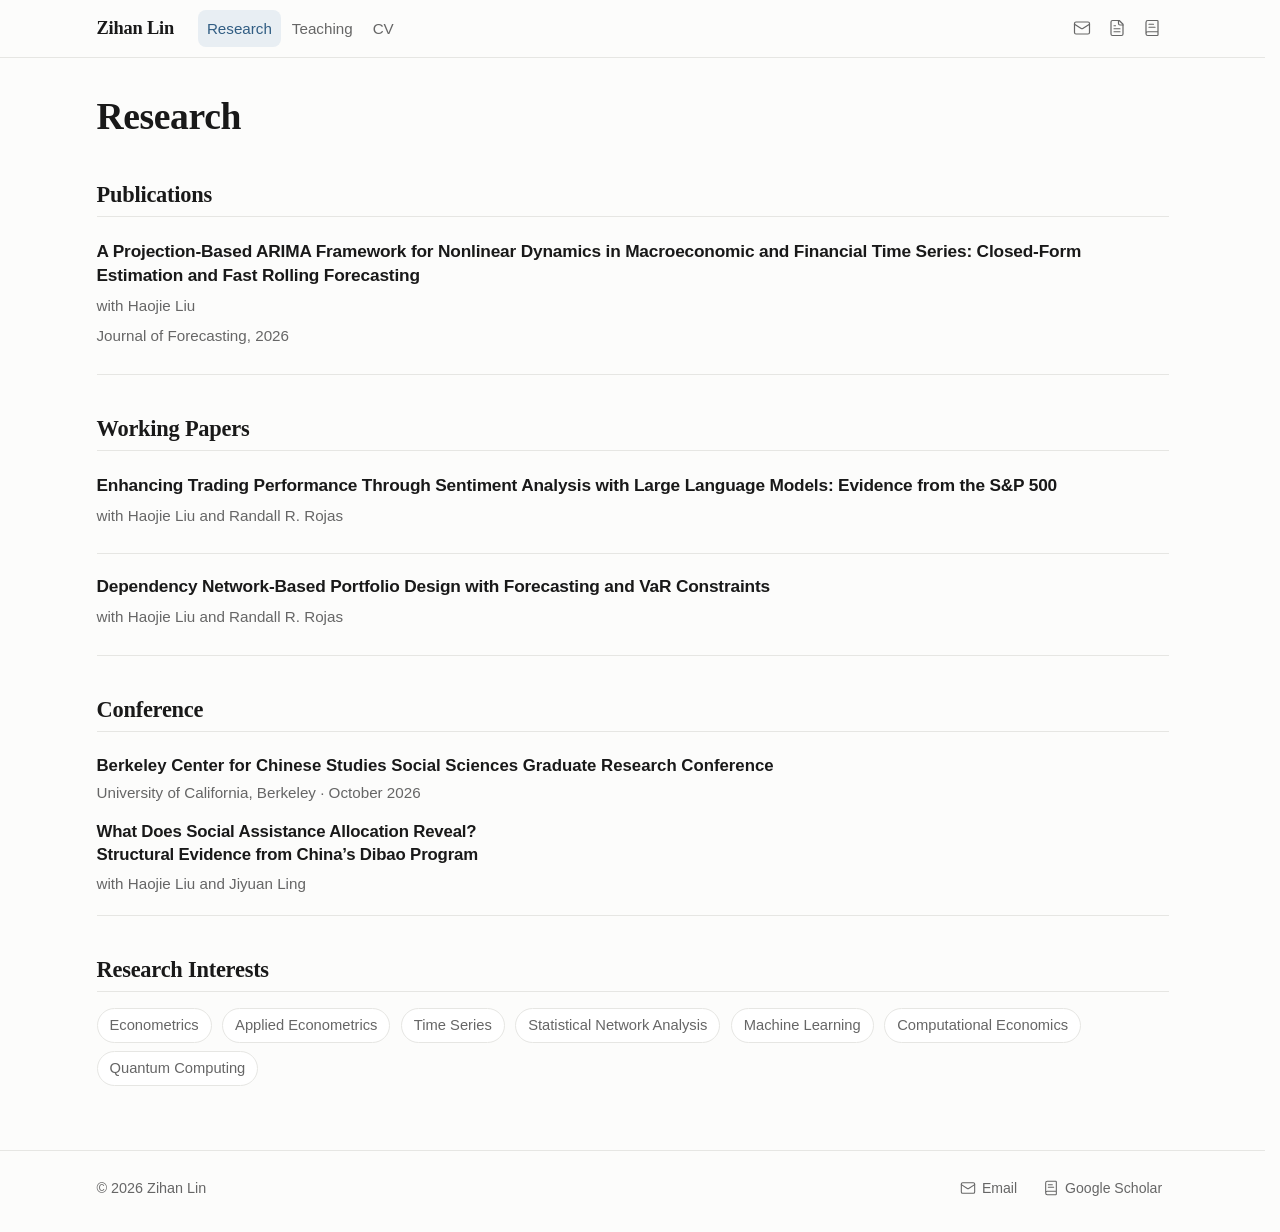
<file: research/index.html>
<!DOCTYPE html><html lang="en"><head><meta charset="utf-8"><meta name="viewport" content="width=device-width, initial-scale=1"><meta name="generator" content="Astro v7.3.6"><title>Research | Zihan Lin</title><meta name="description" content="Research by Zihan Lin, Ph.D. student in Economics at University of California, Riverside. Working papers and research interests in econometrics, time series, and related fields."><meta name="author" content="Zihan Lin"><link rel="canonical" href="https://nofateggs.github.io/research/"><meta property="og:type" content="website"><meta property="og:title" content="Research | Zihan Lin"><meta property="og:description" content="Research by Zihan Lin, Ph.D. student in Economics at University of California, Riverside. Working papers and research interests in econometrics, time series, and related fields."><meta property="og:url" content="https://nofateggs.github.io/research/"><meta property="og:site_name" content="Zihan Lin"><meta property="og:locale" content="en_US"><meta name="twitter:card" content="summary"><meta name="twitter:title" content="Research | Zihan Lin"><meta name="twitter:description" content="Research by Zihan Lin, Ph.D. student in Economics at University of California, Riverside. Working papers and research interests in econometrics, time series, and related fields."><link rel="icon" type="image/svg+xml" href="/favicon.svg"><link rel="icon" href="/favicon.ico"><link rel="stylesheet" href="/_astro/Layout.BebASlsw.css"><style>.paper[data-astro-cid-g3kcgwfs]{border-bottom:1px solid var(--border);padding:1.25rem 0}.paper[data-astro-cid-g3kcgwfs]:first-of-type{padding-top:.35rem}.title[data-astro-cid-g3kcgwfs]{margin:0 0 .35rem;font-size:1.08rem;line-height:1.4}.authors[data-astro-cid-g3kcgwfs],.meta[data-astro-cid-g3kcgwfs],.abstract[data-astro-cid-g3kcgwfs]{color:var(--secondary);margin:0 0 .35rem;font-size:.95rem}.abstract[data-astro-cid-g3kcgwfs]{max-width:var(--prose-width);color:var(--text);margin-top:.55rem;line-height:1.6}.links[data-astro-cid-g3kcgwfs]{flex-wrap:wrap;align-items:center;gap:.35rem .5rem;margin:.55rem 0 0;font-size:.92rem;display:flex}.links[data-astro-cid-g3kcgwfs] a[data-astro-cid-g3kcgwfs]{font-weight:500;text-decoration:none}.links[data-astro-cid-g3kcgwfs] a[data-astro-cid-g3kcgwfs]:hover{text-decoration:underline}.sep[data-astro-cid-g3kcgwfs]{color:var(--border)}.conference-list[data-astro-cid-omha2cvd]{margin:0;padding:0;list-style:none}.conference-item[data-astro-cid-omha2cvd]{border-bottom:1px solid var(--border);padding:1.25rem 0}.conference-item[data-astro-cid-omha2cvd]:first-child{padding-top:.35rem}.conference-name[data-astro-cid-omha2cvd],.venue-meta[data-astro-cid-omha2cvd],.authors[data-astro-cid-omha2cvd],.links[data-astro-cid-omha2cvd]{margin:0}.conference-name[data-astro-cid-omha2cvd]{font-size:1.05rem;font-weight:600;line-height:1.4}.venue-meta[data-astro-cid-omha2cvd]{color:var(--secondary);margin-top:.3rem;font-size:.95rem;line-height:1.45}.paper-title[data-astro-cid-omha2cvd]{font-family:var(--font-sans);margin:1rem 0 .35rem;font-size:1.05rem;font-weight:700;line-height:1.4}.authors[data-astro-cid-omha2cvd]{color:var(--secondary);font-size:.95rem;line-height:1.45}.links[data-astro-cid-omha2cvd]{flex-wrap:wrap;gap:.35rem .5rem;margin-top:.55rem;font-size:.92rem;display:flex}.links[data-astro-cid-omha2cvd] a[data-astro-cid-omha2cvd]{font-weight:500;text-decoration:none}.links[data-astro-cid-omha2cvd] a[data-astro-cid-omha2cvd]:hover{text-decoration:underline}.sep[data-astro-cid-omha2cvd]{color:var(--border)}
</style></head><body><div class="site-shell"><header class="site-header" data-astro-cid-nen7h5rs><div class="header-inner" data-astro-cid-nen7h5rs><a class="brand" href="/" data-astro-cid-nen7h5rs>Zihan Lin</a><nav class="primary-nav" aria-label="Primary" data-astro-cid-nen7h5rs><ul data-astro-cid-nen7h5rs><li data-astro-cid-nen7h5rs><a href="/research" aria-current="page" class="active" data-astro-cid-nen7h5rs>Research</a></li><li data-astro-cid-nen7h5rs><a href="/teaching" data-astro-cid-nen7h5rs>Teaching</a></li><li data-astro-cid-nen7h5rs><a href="/cv" data-astro-cid-nen7h5rs>CV</a></li></ul></nav><nav class="icon-nav" aria-label="Academic links" data-astro-cid-nen7h5rs><ul data-astro-cid-nen7h5rs><li data-astro-cid-nen7h5rs><a href="mailto:zlin169@ucr.edu" class="icon-link" aria-label="Email" title="Email" data-astro-cid-nen7h5rs><svg xmlns="http://www.w3.org/2000/svg" width="18" height="18" viewBox="0 0 24 24" fill="none" stroke="currentColor" stroke-width="1.6" stroke-linecap="round" stroke-linejoin="round" aria-hidden="true" data-astro-cid-nen7h5rs><rect width="20" height="16" x="2" y="4" rx="2" data-astro-cid-nen7h5rs></rect><path d="m22 7-8.97 5.7a1.94 1.94 0 0 1-2.06 0L2 7" data-astro-cid-nen7h5rs></path></svg></a></li><li data-astro-cid-nen7h5rs><a href="/files/cv.pdf" class="icon-link" aria-label="CV" title="CV" target="_blank" rel="noopener noreferrer" data-astro-cid-nen7h5rs><svg xmlns="http://www.w3.org/2000/svg" width="18" height="18" viewBox="0 0 24 24" fill="none" stroke="currentColor" stroke-width="1.6" stroke-linecap="round" stroke-linejoin="round" aria-hidden="true" data-astro-cid-nen7h5rs><path d="M15 2H6a2 2 0 0 0-2 2v16a2 2 0 0 0 2 2h12a2 2 0 0 0 2-2V7Z" data-astro-cid-nen7h5rs></path><path d="M14 2v4a2 2 0 0 0 2 2h4" data-astro-cid-nen7h5rs></path><path d="M10 9H8" data-astro-cid-nen7h5rs></path><path d="M16 13H8" data-astro-cid-nen7h5rs></path><path d="M16 17H8" data-astro-cid-nen7h5rs></path></svg></a></li><li data-astro-cid-nen7h5rs><a href="https://scholar.google.com/citations?user=Ic9rxrEAAAAJ&amp;hl=zh-CN" class="icon-link" aria-label="Google Scholar" title="Google Scholar" target="_blank" rel="noopener noreferrer" data-astro-cid-nen7h5rs><svg xmlns="http://www.w3.org/2000/svg" width="18" height="18" viewBox="0 0 24 24" fill="none" stroke="currentColor" stroke-width="1.6" stroke-linecap="round" stroke-linejoin="round" aria-hidden="true" data-astro-cid-nen7h5rs><path d="M4 19.5v-15A2.5 2.5 0 0 1 6.5 2H19a1 1 0 0 1 1 1v18a1 1 0 0 1-1 1H6.5a1 1 0 0 1 0-5H20" data-astro-cid-nen7h5rs></path><path d="M8 7h6" data-astro-cid-nen7h5rs></path><path d="M8 11h8" data-astro-cid-nen7h5rs></path></svg></a></li></ul></nav></div></header><main class="site-main" id="main"><header class="page-intro" data-astro-cid-omha2cvd><h1 data-astro-cid-omha2cvd>Research</h1></header><section aria-labelledby="publications-heading" data-astro-cid-omha2cvd><h2 id="publications-heading" data-astro-cid-omha2cvd>Publications</h2><div class="paper-list" data-astro-cid-omha2cvd><article class="paper" data-astro-cid-g3kcgwfs><h3 class="title" data-astro-cid-g3kcgwfs>A Projection-Based ARIMA Framework for Nonlinear Dynamics in Macroeconomic and Financial Time Series: Closed-Form Estimation and Fast Rolling Forecasting</h3><p class="authors" data-astro-cid-g3kcgwfs>with Haojie Liu</p><p class="meta" data-astro-cid-g3kcgwfs><span data-astro-cid-g3kcgwfs>Journal of Forecasting, 2026</span></p></article></div></section><section aria-labelledby="working-papers-heading" data-astro-cid-omha2cvd><h2 id="working-papers-heading" data-astro-cid-omha2cvd>Working Papers</h2><div class="paper-list" data-astro-cid-omha2cvd><article class="paper" data-astro-cid-g3kcgwfs><h3 class="title" data-astro-cid-g3kcgwfs>Enhancing Trading Performance Through Sentiment Analysis with Large Language Models: Evidence from the S&amp;P 500</h3><p class="authors" data-astro-cid-g3kcgwfs>with Haojie Liu and Randall R. Rojas</p></article><article class="paper" data-astro-cid-g3kcgwfs><h3 class="title" data-astro-cid-g3kcgwfs>Dependency Network-Based Portfolio Design with Forecasting and VaR Constraints</h3><p class="authors" data-astro-cid-g3kcgwfs>with Haojie Liu and Randall R. Rojas</p></article></div></section><section aria-labelledby="conference-heading" data-astro-cid-omha2cvd><h2 id="conference-heading" data-astro-cid-omha2cvd>Conference</h2><ul class="conference-list" data-astro-cid-omha2cvd><li class="conference-item" data-astro-cid-omha2cvd><p class="conference-name" data-astro-cid-omha2cvd>Berkeley Center for Chinese Studies Social Sciences Graduate Research Conference</p><p class="venue-meta" data-astro-cid-omha2cvd>University of California, Berkeley · October 2026</p><h3 class="paper-title" data-astro-cid-omha2cvd>What Does Social Assistance Allocation Reveal?<br data-astro-cid-omha2cvd>Structural Evidence from China’s Dibao Program</h3><p class="authors" data-astro-cid-omha2cvd>with Haojie Liu and Jiyuan Ling</p></li></ul></section><section aria-labelledby="interests-heading" data-astro-cid-omha2cvd><h2 id="interests-heading" data-astro-cid-omha2cvd>Research Interests</h2><ul class="interest-list" data-astro-cid-omha2cvd><li data-astro-cid-omha2cvd>Econometrics</li><li data-astro-cid-omha2cvd>Applied Econometrics</li><li data-astro-cid-omha2cvd>Time Series</li><li data-astro-cid-omha2cvd>Statistical Network Analysis</li><li data-astro-cid-omha2cvd>Machine Learning</li><li data-astro-cid-omha2cvd>Computational Economics</li><li data-astro-cid-omha2cvd>Quantum Computing</li></ul></section></main><footer class="site-footer" data-astro-cid-jo6i4kqk><div class="footer-inner" data-astro-cid-jo6i4kqk><p class="copyright" data-astro-cid-jo6i4kqk>© 2026 Zihan Lin</p><nav class="footer-links" aria-label="Footer links" data-astro-cid-jo6i4kqk><a href="mailto:zlin169@ucr.edu" aria-label="Email" data-astro-cid-jo6i4kqk><svg xmlns="http://www.w3.org/2000/svg" width="16" height="16" viewBox="0 0 24 24" fill="none" stroke="currentColor" stroke-width="1.6" stroke-linecap="round" stroke-linejoin="round" aria-hidden="true" data-astro-cid-jo6i4kqk><rect width="20" height="16" x="2" y="4" rx="2" data-astro-cid-jo6i4kqk></rect><path d="m22 7-8.97 5.7a1.94 1.94 0 0 1-2.06 0L2 7" data-astro-cid-jo6i4kqk></path></svg><span data-astro-cid-jo6i4kqk>Email</span></a><a href="https://scholar.google.com/citations?user=Ic9rxrEAAAAJ&amp;hl=zh-CN" target="_blank" rel="noopener noreferrer" aria-label="Google Scholar" data-astro-cid-jo6i4kqk><svg xmlns="http://www.w3.org/2000/svg" width="16" height="16" viewBox="0 0 24 24" fill="none" stroke="currentColor" stroke-width="1.6" stroke-linecap="round" stroke-linejoin="round" aria-hidden="true" data-astro-cid-jo6i4kqk><path d="M4 19.5v-15A2.5 2.5 0 0 1 6.5 2H19a1 1 0 0 1 1 1v18a1 1 0 0 1-1 1H6.5a1 1 0 0 1 0-5H20" data-astro-cid-jo6i4kqk></path><path d="M8 7h6" data-astro-cid-jo6i4kqk></path><path d="M8 11h8" data-astro-cid-jo6i4kqk></path></svg><span data-astro-cid-jo6i4kqk>Google Scholar</span></a></nav></div></footer></div></body></html>
</file>
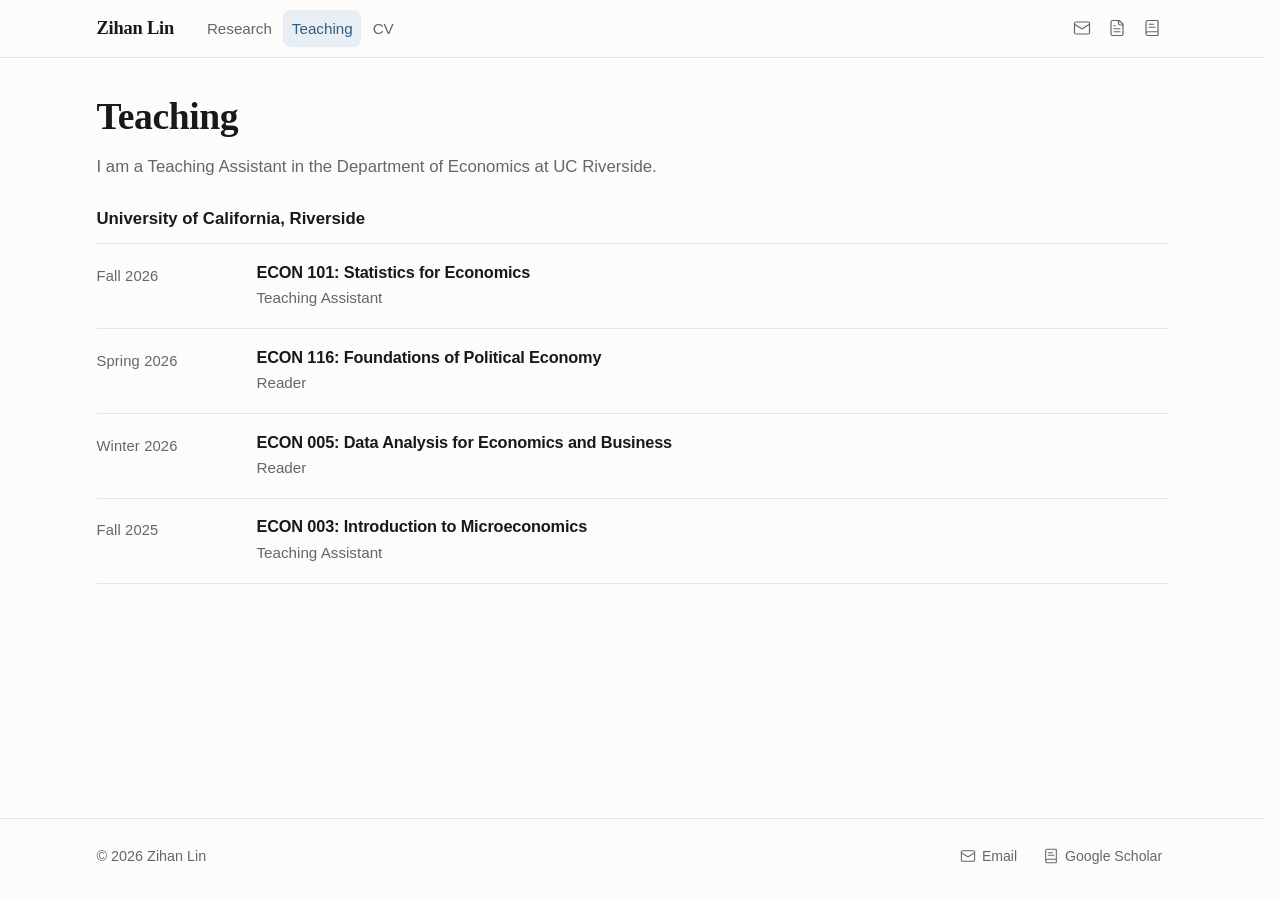
<file: teaching/index.html>
<!DOCTYPE html><html lang="en"><head><meta charset="utf-8"><meta name="viewport" content="width=device-width, initial-scale=1"><meta name="generator" content="Astro v7.3.6"><title>Teaching | Zihan Lin</title><meta name="description" content="Teaching appointments for Zihan Lin at University of California, Riverside."><meta name="author" content="Zihan Lin"><link rel="canonical" href="https://nofateggs.github.io/teaching/"><meta property="og:type" content="website"><meta property="og:title" content="Teaching | Zihan Lin"><meta property="og:description" content="Teaching appointments for Zihan Lin at University of California, Riverside."><meta property="og:url" content="https://nofateggs.github.io/teaching/"><meta property="og:site_name" content="Zihan Lin"><meta property="og:locale" content="en_US"><meta name="twitter:card" content="summary"><meta name="twitter:title" content="Teaching | Zihan Lin"><meta name="twitter:description" content="Teaching appointments for Zihan Lin at University of California, Riverside."><link rel="icon" type="image/svg+xml" href="/favicon.svg"><link rel="icon" href="/favicon.ico"><link rel="stylesheet" href="/_astro/Layout.BebASlsw.css"><style>.teaching-item[data-astro-cid-ihtkweyz]{border-bottom:1px solid var(--border);grid-template-columns:8.5rem 1fr;gap:1rem 1.5rem;padding:1.1rem 0;display:grid}.term-label[data-astro-cid-ihtkweyz]{color:var(--secondary);letter-spacing:.01em;font-size:.92rem;display:inline-block}h3[data-astro-cid-ihtkweyz]{margin:0 0 .2rem;font-size:1.02rem}h3[data-astro-cid-ihtkweyz] a[data-astro-cid-ihtkweyz]{color:inherit;text-decoration:none}h3[data-astro-cid-ihtkweyz] a[data-astro-cid-ihtkweyz]:hover{color:var(--accent)}.role[data-astro-cid-ihtkweyz],.materials[data-astro-cid-ihtkweyz]{color:var(--secondary);margin:0;font-size:.95rem}.materials[data-astro-cid-ihtkweyz]{margin-top:.35rem}@media (width<=560px){.teaching-item[data-astro-cid-ihtkweyz]{grid-template-columns:1fr;gap:.25rem}}.page-intro[data-astro-cid-jgztyekx] .lede[data-astro-cid-jgztyekx]{margin-top:.65rem;margin-bottom:0}.institution-heading[data-astro-cid-jgztyekx]{font-family:var(--font-sans);letter-spacing:0;border-bottom:none;margin-top:1.75rem;margin-bottom:0;padding-bottom:0;font-size:1.05rem;font-weight:600}.teaching-list[data-astro-cid-jgztyekx]{border-top:1px solid var(--border);margin:.85rem 0 0;padding:0;list-style:none}
</style></head><body><div class="site-shell"><header class="site-header" data-astro-cid-nen7h5rs><div class="header-inner" data-astro-cid-nen7h5rs><a class="brand" href="/" data-astro-cid-nen7h5rs>Zihan Lin</a><nav class="primary-nav" aria-label="Primary" data-astro-cid-nen7h5rs><ul data-astro-cid-nen7h5rs><li data-astro-cid-nen7h5rs><a href="/research" data-astro-cid-nen7h5rs>Research</a></li><li data-astro-cid-nen7h5rs><a href="/teaching" aria-current="page" class="active" data-astro-cid-nen7h5rs>Teaching</a></li><li data-astro-cid-nen7h5rs><a href="/cv" data-astro-cid-nen7h5rs>CV</a></li></ul></nav><nav class="icon-nav" aria-label="Academic links" data-astro-cid-nen7h5rs><ul data-astro-cid-nen7h5rs><li data-astro-cid-nen7h5rs><a href="mailto:zlin169@ucr.edu" class="icon-link" aria-label="Email" title="Email" data-astro-cid-nen7h5rs><svg xmlns="http://www.w3.org/2000/svg" width="18" height="18" viewBox="0 0 24 24" fill="none" stroke="currentColor" stroke-width="1.6" stroke-linecap="round" stroke-linejoin="round" aria-hidden="true" data-astro-cid-nen7h5rs><rect width="20" height="16" x="2" y="4" rx="2" data-astro-cid-nen7h5rs></rect><path d="m22 7-8.97 5.7a1.94 1.94 0 0 1-2.06 0L2 7" data-astro-cid-nen7h5rs></path></svg></a></li><li data-astro-cid-nen7h5rs><a href="/files/cv.pdf" class="icon-link" aria-label="CV" title="CV" target="_blank" rel="noopener noreferrer" data-astro-cid-nen7h5rs><svg xmlns="http://www.w3.org/2000/svg" width="18" height="18" viewBox="0 0 24 24" fill="none" stroke="currentColor" stroke-width="1.6" stroke-linecap="round" stroke-linejoin="round" aria-hidden="true" data-astro-cid-nen7h5rs><path d="M15 2H6a2 2 0 0 0-2 2v16a2 2 0 0 0 2 2h12a2 2 0 0 0 2-2V7Z" data-astro-cid-nen7h5rs></path><path d="M14 2v4a2 2 0 0 0 2 2h4" data-astro-cid-nen7h5rs></path><path d="M10 9H8" data-astro-cid-nen7h5rs></path><path d="M16 13H8" data-astro-cid-nen7h5rs></path><path d="M16 17H8" data-astro-cid-nen7h5rs></path></svg></a></li><li data-astro-cid-nen7h5rs><a href="https://scholar.google.com/citations?user=Ic9rxrEAAAAJ&amp;hl=zh-CN" class="icon-link" aria-label="Google Scholar" title="Google Scholar" target="_blank" rel="noopener noreferrer" data-astro-cid-nen7h5rs><svg xmlns="http://www.w3.org/2000/svg" width="18" height="18" viewBox="0 0 24 24" fill="none" stroke="currentColor" stroke-width="1.6" stroke-linecap="round" stroke-linejoin="round" aria-hidden="true" data-astro-cid-nen7h5rs><path d="M4 19.5v-15A2.5 2.5 0 0 1 6.5 2H19a1 1 0 0 1 1 1v18a1 1 0 0 1-1 1H6.5a1 1 0 0 1 0-5H20" data-astro-cid-nen7h5rs></path><path d="M8 7h6" data-astro-cid-nen7h5rs></path><path d="M8 11h8" data-astro-cid-nen7h5rs></path></svg></a></li></ul></nav></div></header><main class="site-main" id="main"><header class="page-intro" data-astro-cid-jgztyekx><h1 data-astro-cid-jgztyekx>Teaching</h1><p class="lede" data-astro-cid-jgztyekx>I am a Teaching Assistant in the Department of Economics at UC Riverside.</p></header><section aria-labelledby="appointments-heading" data-astro-cid-jgztyekx><h2 id="appointments-heading" class="institution-heading" data-astro-cid-jgztyekx>University of California, Riverside</h2><ol class="teaching-list" data-astro-cid-jgztyekx><li class="teaching-item" data-astro-cid-ihtkweyz><div class="term" data-astro-cid-ihtkweyz><span class="term-label" data-astro-cid-ihtkweyz>Fall 2026</span></div><div class="details" data-astro-cid-ihtkweyz><h3 data-astro-cid-ihtkweyz>ECON 101: Statistics for Economics</h3><p class="role" data-astro-cid-ihtkweyz>Teaching Assistant</p></div></li><li class="teaching-item" data-astro-cid-ihtkweyz><div class="term" data-astro-cid-ihtkweyz><span class="term-label" data-astro-cid-ihtkweyz>Spring 2026</span></div><div class="details" data-astro-cid-ihtkweyz><h3 data-astro-cid-ihtkweyz>ECON 116: Foundations of Political Economy</h3><p class="role" data-astro-cid-ihtkweyz>Reader</p></div></li><li class="teaching-item" data-astro-cid-ihtkweyz><div class="term" data-astro-cid-ihtkweyz><span class="term-label" data-astro-cid-ihtkweyz>Winter 2026</span></div><div class="details" data-astro-cid-ihtkweyz><h3 data-astro-cid-ihtkweyz>ECON 005: Data Analysis for Economics and Business</h3><p class="role" data-astro-cid-ihtkweyz>Reader</p></div></li><li class="teaching-item" data-astro-cid-ihtkweyz><div class="term" data-astro-cid-ihtkweyz><span class="term-label" data-astro-cid-ihtkweyz>Fall 2025</span></div><div class="details" data-astro-cid-ihtkweyz><h3 data-astro-cid-ihtkweyz>ECON 003: Introduction to Microeconomics</h3><p class="role" data-astro-cid-ihtkweyz>Teaching Assistant</p></div></li></ol></section></main><footer class="site-footer" data-astro-cid-jo6i4kqk><div class="footer-inner" data-astro-cid-jo6i4kqk><p class="copyright" data-astro-cid-jo6i4kqk>© 2026 Zihan Lin</p><nav class="footer-links" aria-label="Footer links" data-astro-cid-jo6i4kqk><a href="mailto:zlin169@ucr.edu" aria-label="Email" data-astro-cid-jo6i4kqk><svg xmlns="http://www.w3.org/2000/svg" width="16" height="16" viewBox="0 0 24 24" fill="none" stroke="currentColor" stroke-width="1.6" stroke-linecap="round" stroke-linejoin="round" aria-hidden="true" data-astro-cid-jo6i4kqk><rect width="20" height="16" x="2" y="4" rx="2" data-astro-cid-jo6i4kqk></rect><path d="m22 7-8.97 5.7a1.94 1.94 0 0 1-2.06 0L2 7" data-astro-cid-jo6i4kqk></path></svg><span data-astro-cid-jo6i4kqk>Email</span></a><a href="https://scholar.google.com/citations?user=Ic9rxrEAAAAJ&amp;hl=zh-CN" target="_blank" rel="noopener noreferrer" aria-label="Google Scholar" data-astro-cid-jo6i4kqk><svg xmlns="http://www.w3.org/2000/svg" width="16" height="16" viewBox="0 0 24 24" fill="none" stroke="currentColor" stroke-width="1.6" stroke-linecap="round" stroke-linejoin="round" aria-hidden="true" data-astro-cid-jo6i4kqk><path d="M4 19.5v-15A2.5 2.5 0 0 1 6.5 2H19a1 1 0 0 1 1 1v18a1 1 0 0 1-1 1H6.5a1 1 0 0 1 0-5H20" data-astro-cid-jo6i4kqk></path><path d="M8 7h6" data-astro-cid-jo6i4kqk></path><path d="M8 11h8" data-astro-cid-jo6i4kqk></path></svg><span data-astro-cid-jo6i4kqk>Google Scholar</span></a></nav></div></footer></div></body></html>
</file>
<file: _astro/Layout.BebASlsw.css>
:root{--bg:#fcfcfb;--text:#191919;--secondary:#666;--accent:#315d83;--accent-soft:#e8eef3;--border:#e6e6e3;--surface:#fff;--focus:#315d83;--max-width:1240px;--prose-width:50rem;--page-inline:clamp(1.15rem, 3.2vw, 2.5rem);--header-height:3.5rem;--radius-icon:10px;--transition:.18s ease;--font-sans:"Helvetica Neue", Helvetica, Arial, ui-sans-serif, system-ui, sans-serif;--font-serif:"Iowan Old Style", "Palatino Linotype", Palatino, Georgia, "Times New Roman", serif}*,:before,:after{box-sizing:border-box}html{color-scheme:light;-webkit-text-size-adjust:100%;scroll-behavior:smooth;scrollbar-gutter:stable;overflow-y:scroll}body{min-height:100vh;font-family:var(--font-sans);color:var(--text);background-color:var(--bg);-webkit-font-smoothing:antialiased;margin:0;font-size:1.0625rem;line-height:1.65}img{max-width:100%;height:auto;display:block}a{color:var(--accent);text-underline-offset:.15em;transition:color var(--transition);text-decoration-thickness:1px}a:hover{color:#244866}a:focus-visible,button:focus-visible{outline:2px solid var(--focus);outline-offset:3px}h1,h2,h3{font-family:var(--font-serif);letter-spacing:-.01em;color:var(--text);margin:0 0 .75rem;font-weight:600;line-height:1.25}h1{font-size:clamp(1.85rem,3.5vw,2.35rem)}h2{border-bottom:1px solid var(--border);margin-top:2.5rem;margin-bottom:1rem;padding-bottom:.45rem;font-size:1.4rem}h3{font-family:var(--font-sans);font-size:1.05rem;font-weight:600}p{margin:0 0 1rem}ul{margin:0;padding:0}.site-shell{flex-direction:column;min-height:100vh;display:flex}.site-main{width:100%;max-width:min(var(--max-width), 90vw);padding:2.25rem var(--page-inline) 4rem;flex:1;margin:0 auto}.page-intro{margin-bottom:.25rem}.lede{color:var(--secondary);max-width:var(--prose-width);font-size:1.05rem}.muted{color:var(--secondary)}.sr-only{clip:rect(0, 0, 0, 0);white-space:nowrap;border:0;width:1px;height:1px;margin:-1px;padding:0;position:absolute;overflow:hidden}.interest-list{flex-wrap:wrap;gap:.5rem .65rem;margin-top:.75rem;list-style:none;display:flex}.interest-list li{color:var(--secondary);border:1px solid var(--border);background:var(--surface);border-radius:999px;padding:.28rem .75rem;font-size:.92rem}.empty-note{color:var(--secondary);max-width:var(--prose-width);font-size:.98rem}@media (width<=640px){.site-main{max-width:100%;padding:1.75rem var(--page-inline) 3.25rem}h2{margin-top:2rem}}.site-header[data-astro-cid-nen7h5rs]{z-index:40;background:var(--bg);border-bottom:1px solid var(--border);position:sticky;top:0}.header-inner[data-astro-cid-nen7h5rs]{max-width:min(var(--max-width), 90vw);min-height:var(--header-height);padding:.65rem var(--page-inline);flex-wrap:wrap;align-items:center;gap:1.25rem;margin:0 auto;display:flex}.brand[data-astro-cid-nen7h5rs]{font-family:var(--font-serif);color:var(--text);letter-spacing:-.01em;margin-right:.25rem;font-size:1.15rem;font-weight:600;text-decoration:none}.brand[data-astro-cid-nen7h5rs]:hover,.brand[data-astro-cid-nen7h5rs][aria-current=page]{color:var(--accent)}.primary-nav[data-astro-cid-nen7h5rs]{flex:1}.primary-nav[data-astro-cid-nen7h5rs] ul[data-astro-cid-nen7h5rs],.icon-nav[data-astro-cid-nen7h5rs] ul[data-astro-cid-nen7h5rs]{align-items:center;gap:.15rem;margin:0;padding:0;list-style:none;display:flex}.primary-nav[data-astro-cid-nen7h5rs] a[data-astro-cid-nen7h5rs]{color:var(--secondary);transition:color var(--transition), background-color var(--transition), transform var(--transition);border-radius:8px;padding:.35rem .55rem;font-size:.95rem;text-decoration:none;display:inline-block}.primary-nav[data-astro-cid-nen7h5rs] a[data-astro-cid-nen7h5rs]:hover,.primary-nav[data-astro-cid-nen7h5rs] a[data-astro-cid-nen7h5rs].active{color:var(--accent);background:var(--accent-soft)}.primary-nav[data-astro-cid-nen7h5rs] a[data-astro-cid-nen7h5rs]:hover{transform:translateY(-1px)}.icon-nav[data-astro-cid-nen7h5rs]{margin-left:auto}.icon-link[data-astro-cid-nen7h5rs]{width:2.05rem;height:2.05rem;color:var(--secondary);border-radius:var(--radius-icon);transition:color var(--transition), background-color var(--transition), transform var(--transition);justify-content:center;align-items:center;text-decoration:none;display:inline-flex}.icon-link[data-astro-cid-nen7h5rs]:hover{color:var(--accent);background:var(--accent-soft);transform:translateY(-1px)}@media (width<=720px){.header-inner[data-astro-cid-nen7h5rs]{max-width:100%;padding:.7rem var(--page-inline);gap:.55rem .75rem}.brand[data-astro-cid-nen7h5rs]{width:100%;margin-right:0}.primary-nav[data-astro-cid-nen7h5rs]{flex:auto}.primary-nav[data-astro-cid-nen7h5rs] ul[data-astro-cid-nen7h5rs]{flex-wrap:wrap;gap:.05rem}.primary-nav[data-astro-cid-nen7h5rs] a[data-astro-cid-nen7h5rs]{padding:.3rem .45rem;font-size:.9rem}.icon-nav[data-astro-cid-nen7h5rs]{margin-left:0}.icon-link[data-astro-cid-nen7h5rs]{width:1.9rem;height:1.9rem}}.site-footer[data-astro-cid-jo6i4kqk]{border-top:1px solid var(--border);background:var(--bg)}.footer-inner[data-astro-cid-jo6i4kqk]{max-width:min(var(--max-width), 90vw);padding:1.35rem var(--page-inline) 1.75rem;flex-wrap:wrap;justify-content:space-between;align-items:center;gap:1rem;margin:0 auto;display:flex}.copyright[data-astro-cid-jo6i4kqk]{color:var(--secondary);margin:0;font-size:.9rem}.footer-links[data-astro-cid-jo6i4kqk]{flex-wrap:wrap;gap:.35rem .85rem;display:flex}.footer-links[data-astro-cid-jo6i4kqk] a[data-astro-cid-jo6i4kqk]{color:var(--secondary);transition:color var(--transition), background-color var(--transition), transform var(--transition);border-radius:8px;align-items:center;gap:.35rem;padding:.25rem .4rem;font-size:.88rem;text-decoration:none;display:inline-flex}.footer-links[data-astro-cid-jo6i4kqk] a[data-astro-cid-jo6i4kqk]:hover{color:var(--accent);background:var(--accent-soft);transform:translateY(-1px)}@media (width<=640px){.footer-inner[data-astro-cid-jo6i4kqk]{max-width:100%}}
</file>
